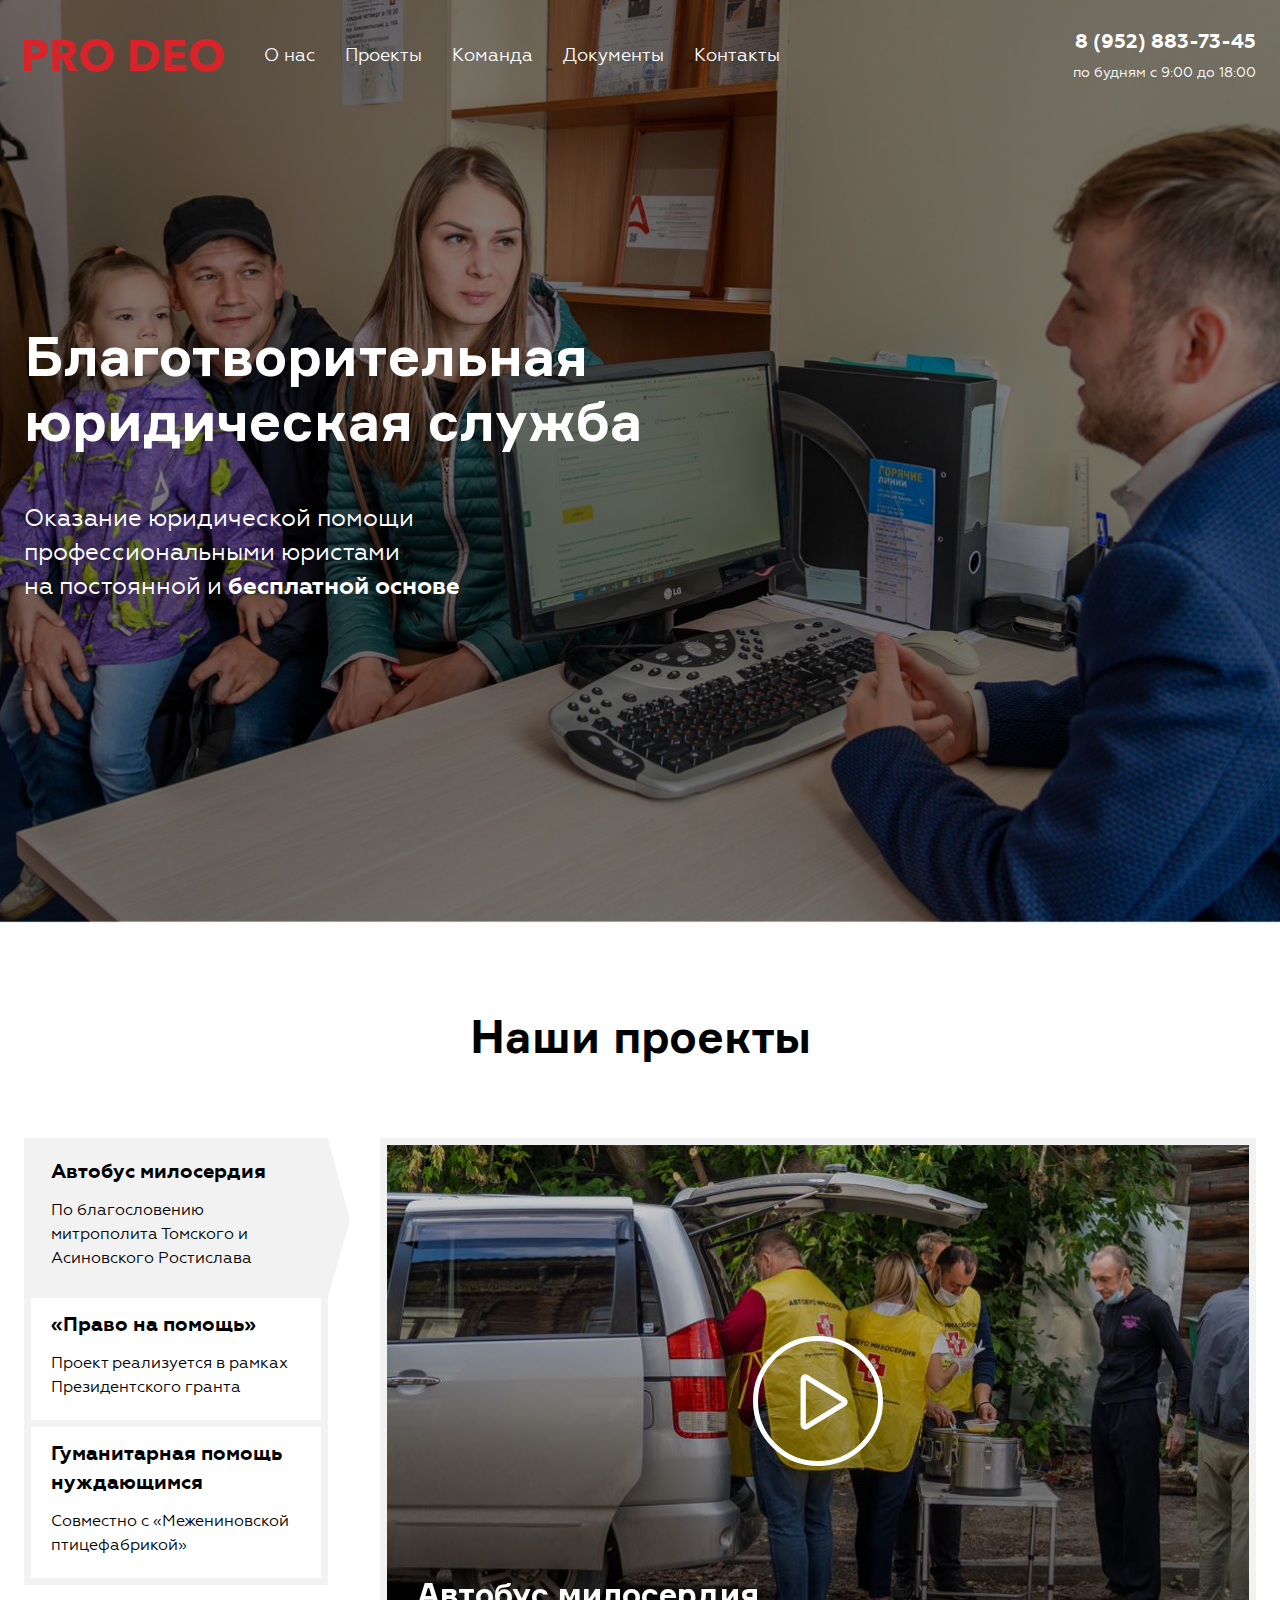
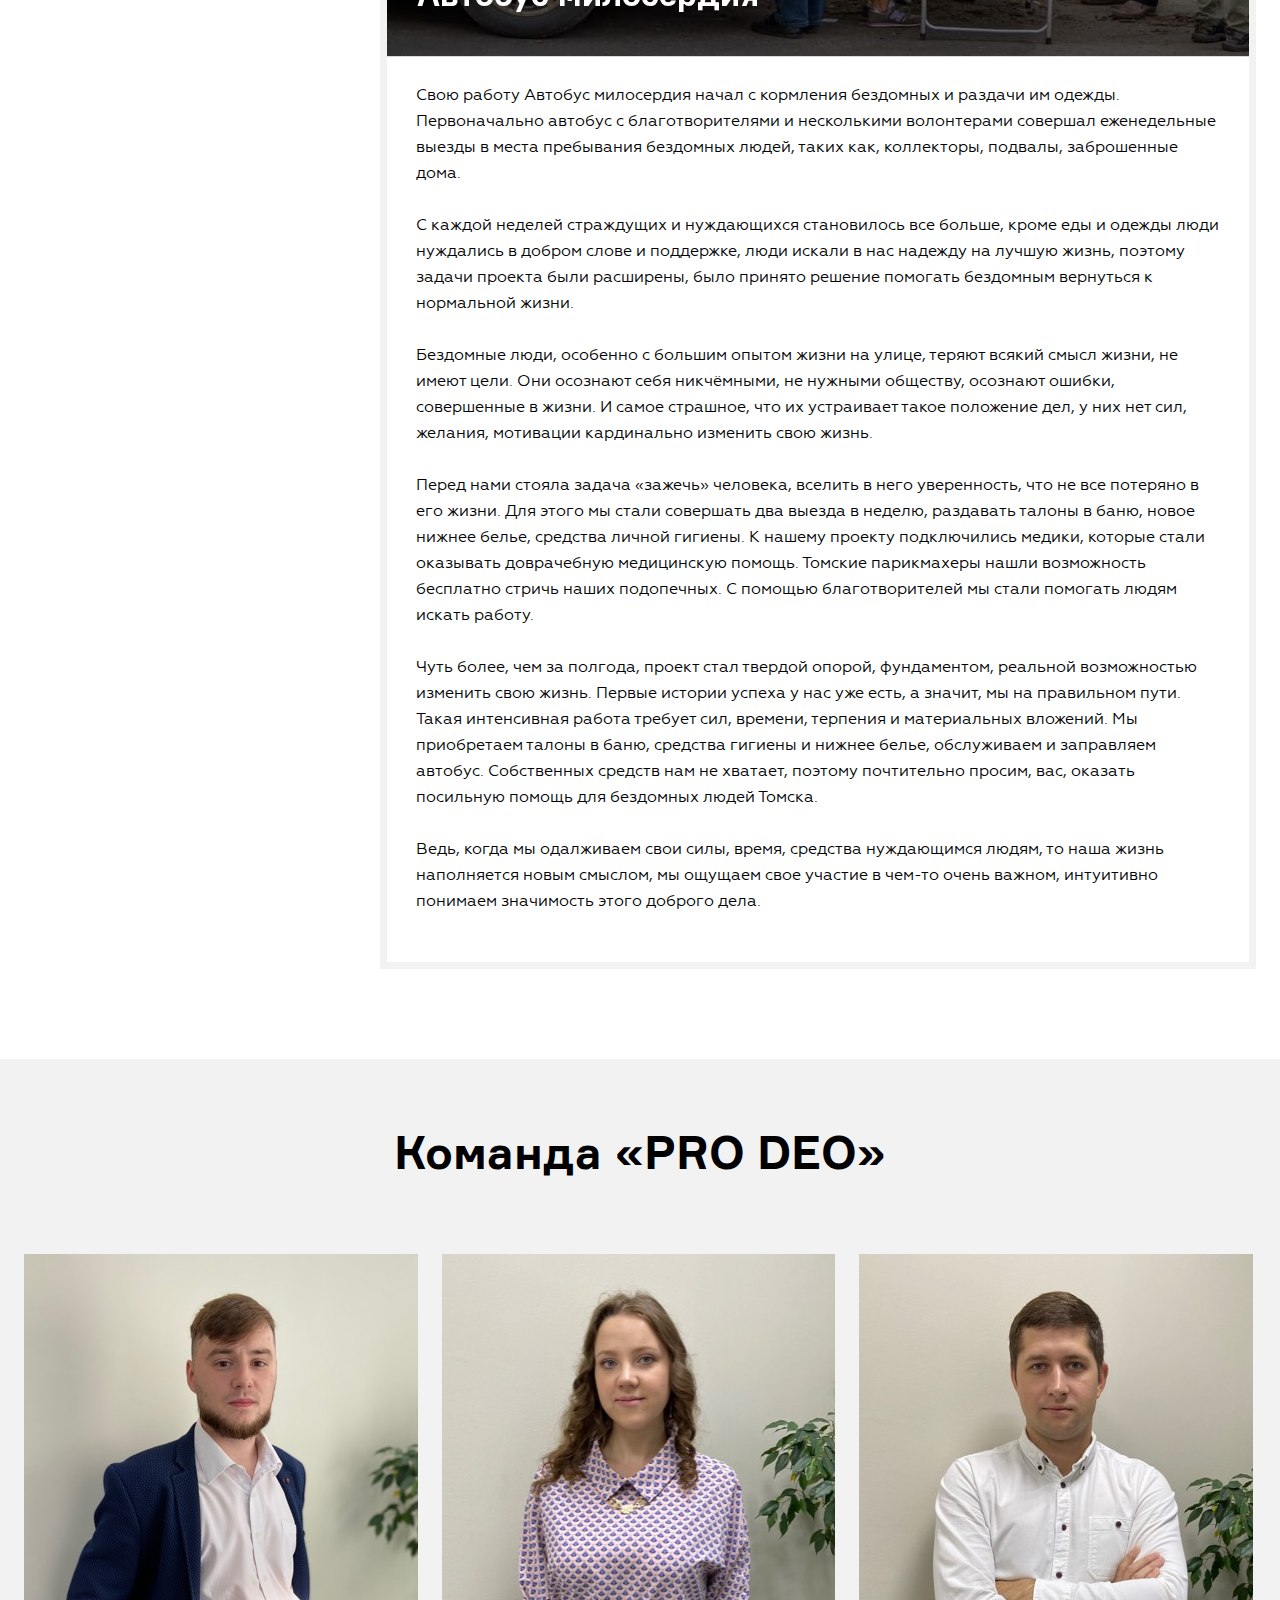
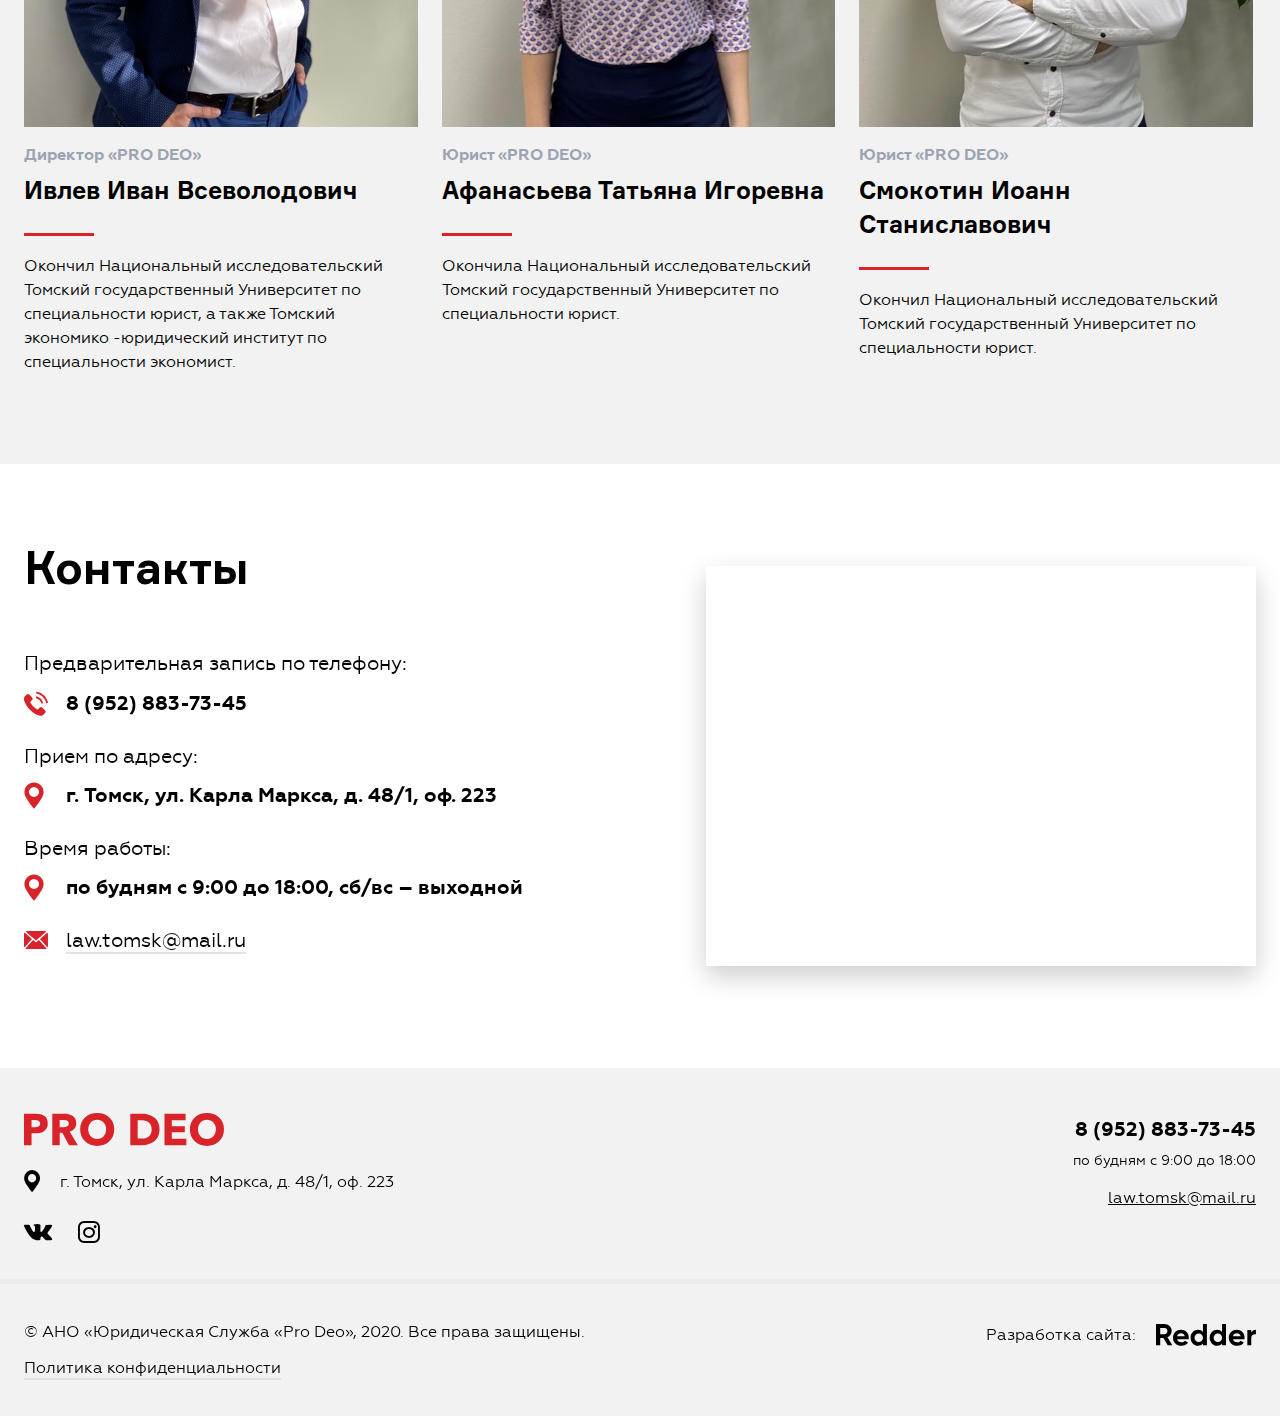
<file: index.html>
<!DOCTYPE html>
<html>
<head>
	<title>Благотворительная юридическая служба «PRO DEO»</title>
	<meta name="keywords" content=''>
	<meta name="description" content='Оказание юридической помощи профессиональными юристами на постоянной и бесплатной основе'>

	<meta name="viewport" content="width=device-width,minimum-scale=1,maximum-scale=1">
	<meta name="format-detection" content="telephone=no">

	<meta http-equiv="Content-Type" content="text/html; charset=utf-8">
	<link rel="stylesheet" href="css/reset.css" type="text/css">
	<link rel="stylesheet" href="css/jquery.fancybox.css" type="text/css">
	<link rel="stylesheet" href="css/KitAnimate.css" type="text/css">
	<link rel="stylesheet" href="css/slick.css" type="text/css">
	<link rel="stylesheet" href="css/layout.css" type="text/css">

	<link rel="apple-touch-icon-precomposed" sizes="57x57" href="favicon/apple-touch-icon-57x57.png" />
	<link rel="apple-touch-icon-precomposed" sizes="114x114" href="favicon/apple-touch-icon-114x114.png" />
	<link rel="apple-touch-icon-precomposed" sizes="72x72" href="favicon/apple-touch-icon-72x72.png" />
	<link rel="apple-touch-icon-precomposed" sizes="144x144" href="favicon/apple-touch-icon-144x144.png" />
	<link rel="apple-touch-icon-precomposed" sizes="60x60" href="favicon/apple-touch-icon-60x60.png" />
	<link rel="apple-touch-icon-precomposed" sizes="120x120" href="favicon/apple-touch-icon-120x120.png" />
	<link rel="apple-touch-icon-precomposed" sizes="76x76" href="favicon/apple-touch-icon-76x76.png" />
	<link rel="apple-touch-icon-precomposed" sizes="152x152" href="favicon/apple-touch-icon-152x152.png" />
	<link rel="icon" type="image/png" href="favicon/favicon-196x196.png" sizes="196x196" />
	<link rel="icon" type="image/png" href="favicon/favicon-32x32.png" sizes="32x32" />
	<link rel="icon" type="image/png" href="favicon/favicon-16x16.png" sizes="16x16" />
	<link rel="icon" type="image/png" href="favicon/favicon-128.png" sizes="128x128" />
	<meta name="application-name" content="Prodeo"/>
	<meta name="msapplication-TileColor" content="#FFFFFF" />
	<meta name="msapplication-TileImage" content="favicon/mstile-144x144.png" />

</head>
<body>
	
	<div class="b b-header">
		<div class="b-block">
			<div class="b-header-top clearfix">
				<a href="/" class="b-logo"></a>
				<ul class="b-header-menu">
					<li><a href="#" class="b-go" data-block=".b-1">О нас</a></li>
					<li><a href="#" class="b-go" data-block=".b-2">Проекты</a></li>
					<li><a href="#" class="b-go" data-block=".b-team">Команда</a></li>
					<li><a href="documents.html">Документы</a></li>
					<li><a href="#" class="b-go" data-block=".b-contacts">Контакты</a></li>
				</ul>
				<div class="b-header-right clearfix">
					<a href="tel:+79528837345" class="b-phone-link">8 (952) 883-73-45</a><br>
					<span>по будням с 9:00 до 18:00</span>
				</div>
			</div>
			<div class="b-header-content">
				<h1>Благотворительная юридическая служба</h1>
				<p>Оказание юридической помощи профессиональными юристами на постоянной и <b>бесплатной основе</b></p>
			</div>
		</div>
	</div>

	<div class="b-content">

		<!-- <div class="b b-1" id="b-1">
			<div class="b-block">
				<div class="b-1-cont b-gray">
					<h2>Информация о компании</h2>
				</div>
			</div>
		</div> -->

		<div class="b b-2" id="b-2">
			<div class="b-block">
				<h2>Наши проекты</h2>
				<div class="b-4-tab-container clearfix">
					<div class="b-4-left sticky">
						<a href="#tab-1" class="b-4-tab-item active">
							<h4><b>Автобус милосердия</b></h4>
							<p>По благословению митрополита Томского и Асиновского Ростислава</p>
						</a>
						<a href="#tab-3" class="b-4-tab-item">
							<h4><b>«Право на помощь»</b></h4>
							<p>Проект реализуется в рамках Президентского гранта</p>
						</a>
						<a href="#tab-2" class="b-4-tab-item">
							<h4><b>Гуманитарная помощь нуждающимся</b></h4>
							<p>Совместно с «Межениновской птицефабрикой»</p>
						</a>
					</div>
					<div class="b-4-right">
						<div class="b-4-right-item" id="tab-1">
							<div class="b-4-right-top">
								<div class="b-4-slide" style="background-image: url('i/bus.jpg');">
									<div class="b-4-video">
										<a href="https://www.youtube.com/watch?v=Q8dlXrdQHr8" class="b-play" data-fancybox>
											<div class="video-circle">
												<div class="video-play"></div>
											</div>
										</a>
									</div>
									<h3>Автобус милосердия</h3>
								</div>
							</div>
							<div class="b-4-right-content">
								<p>Свою работу Автобус милосердия начал с кормления бездомных и раздачи им одежды. Первоначально автобус с благотворителями и несколькими волонтерами совершал еженедельные выезды в места пребывания бездомных людей, таких как, коллекторы, подвалы, заброшенные дома.<br><br>
								С каждой неделей страждущих и нуждающихся становилось все больше, кроме еды и одежды люди нуждались в добром слове и поддержке, люди искали в нас надежду на лучшую жизнь, поэтому задачи проекта были расширены, было принято решение помогать бездомным вернуться к нормальной жизни. <br><br>
								Бездомные люди, особенно с большим опытом жизни на улице, теряют всякий смысл жизни, не имеют цели. Они осознают себя никчёмными, не нужными обществу, осознают ошибки, совершенные в жизни. И самое страшное, что их устраивает такое положение дел, у них нет сил, желания, мотивации кардинально изменить свою жизнь.<br><br>
								Перед нами стояла задача «зажечь» человека, вселить в него уверенность, что не все потеряно в его жизни. Для этого мы стали совершать два выезда в неделю, раздавать талоны в баню, новое нижнее белье, средства личной гигиены. К нашему проекту подключились медики, которые стали оказывать доврачебную медицинскую помощь. Томские парикмахеры нашли возможность бесплатно стричь наших подопечных. С помощью благотворителей мы стали помогать людям искать работу.<br><br>
								Чуть более, чем за полгода, проект стал твердой опорой, фундаментом, реальной возможностью изменить свою жизнь. Первые истории успеха у нас уже есть, а значит, мы на правильном пути. Такая интенсивная работа требует сил, времени, терпения и материальных вложений. Мы приобретаем талоны в баню, средства гигиены и нижнее белье, обслуживаем и заправляем автобус. Собственных средств нам не хватает, поэтому почтительно просим, вас, оказать посильную помощь для бездомных людей Томска.<br><br>
								Ведь, когда мы одалживаем свои силы, время, средства нуждающимся людям, то наша жизнь наполняется новым смыслом, мы ощущаем свое участие в чем-то очень важном, интуитивно понимаем значимость этого доброго дела.</p>
							</div>
						</div>
						<div class="b-4-right-item" style="display: none;" id="tab-2">
							<div class="b-4-right-top">
								<div class="b-4-slide" style="background-image: url('i/mezh.jpg');">
									<h3>Гуманитарная помощь нуждающимся</h3>
								</div>
							</div>
							<div class="b-4-right-content">
								<p>Совместно с компанией «Межениновская птицефабрика» <a href="https://www.instagram.com/mejeninovskaya_pt/" target="_blank" noindex="noindex">@mejeninovskaya_pt</a> оказываем гуманитарную помощь нуждающимся в селах и посёлках Томского района. Для них фабрика подготовила продуктовые наборы, состоящие из муки, масла, молочных продуктов, мяса и макаронных изделий. Мы уже помогли  семьям из сёл Корнилово, и  Межениновка, посёлков Басандайка, Молодежный, Светлый, Рассвет, Заречный, деревни Лязгино.<br><br>
								В такое не простое для нас всех время нужно объединяться для того, чтобы оказать свою помощь людям, оказавшимся  в трудной жизненной ситуации.</p>
							</div>
						</div>
						<div class="b-4-right-item" style="display: none;" id="tab-3">
							<div class="b-4-right-top">
								<div class="b-4-slide" style="background-image: url('i/project-1.jpg');">
									<div class="b-4-video">
										<a href="https://www.youtube.com/watch?v=X0-o6ap-rIc" class="b-play" data-fancybox>
											<div class="video-circle">
												<div class="video-play"></div>
											</div>
										</a>
									</div>
									<h3>«Право на помощь»</h3>
								</div>
							</div>
							<div class="b-4-right-content">
								<h3>«Мало просто накормить. Надо помочь человеку вернуться к нормальной жизни».</h3>
								<p>Проект реализуется в рамках Президентского гранта. Основная идея проекта заключается в оказании систематической безвозмездной юридической помощи социально-уязвимым группам населения.<br><br>
								Проект «Право на помощь» - это комплекс мероприятий, которые помогут социально-уязвимой группе населения справиться с трудностями. Юридическая служба "Pro Deo" проводит выездные юридические консультации, в том числе по вопросам восстановления документов, проводит семинары по вопросам правовой грамотности, по работе с сайтами органов государственной власти. Работа ведется с привлечением волонтеров.</p>
							</div>
						</div>
					</div>
				</div>
			</div>
		</div>

		<div class="b b-team b-gray" id="b-team">
			<div class="b-block">
				<h2>Команда «PRO DEO»</h2>
				<div class="b-team-list">
					<div class="b-team-item">
						<div class="b-img" style="background-image: url('i/review-1.jpg');"></div>
						<div class="b-post">Директор «PRO DEO»</div>
						<h3>Ивлев Иван Всеволодович</h3>
						<div class="b-team-line"></div>
						<p>Окончил Национальный исследовательский Томский государственный Университет по специальности юрист, а также Томский экономико&nbsp;-юридический институт по специальности экономист.</p>
					</div>
					<div class="b-team-item">
						<div class="b-img" style="background-image: url('i/review-2.jpg');"></div>
						<div class="b-post">Юрист «PRO DEO»</div>
						<h3>Афанасьева Татьяна Игоревна</h3>
						<div class="b-team-line"></div>
						<p>Окончила Национальный исследовательский Томский государственный Университет по специальности юрист.</p>
					</div>
					<div class="b-team-item">
						<div class="b-img" style="background-image: url('i/review-3.jpg');"></div>
						<div class="b-post">Юрист «PRO DEO»</div>
						<h3>Смокотин Иоанн Станиславович</h3>
						<div class="b-team-line"></div>
						<p>Окончил Национальный исследовательский Томский государственный Университет по специальности юрист.</p>
					</div>
				</div>
			</div>
		</div>

		<div class="b b-contacts clearfix" id="b-contacts">
			<div class="b-block">
				<div class="b b-contacts-left">
					<h2>Контакты</h2>
					<div class="b-contacts-item">
						<p>Предварительная запись по телефону:</p>
						<a href="tel:+79528837345" class="with-icon"><span class="icon icon-phone"></span><b>8 (952) 883-73-45</b></a>
					</div>
					<div class="b-contacts-item">
						<p>Прием по адресу:</p>
						<div class="b-contacts-address with-icon"><span class="icon icon-tip"></span><b>г.&nbsp;Томск, ул.&nbsp;Карла&nbsp;Маркса, д.&nbsp;48/1, оф.&nbsp;223</b></div>
					</div>
					<div class="b-contacts-item">
						<p>Время работы:</p>
						<div class="b-contacts-address with-icon"><span class="icon icon-tip"></span><b>по будням с&nbsp;9:00&nbsp;до&nbsp;18:00, сб/вс&nbsp;–&nbsp;выходной</b></div>
					</div>
					<div class="b-contacts-item">
						<div class="b-contacts-email with-icon"><span class="icon icon-mail"></span><a href="mailto:law.tomsk@mail.ru" class="with-border">law.tomsk@mail.ru</a></div>
					</div>
				</div>
				<div class="b b-contacts-right">
					<div id="b-contacts-map"></div>
				</div>
			</div>
		</div>
	</div>

	<div class="b-footer b-gray">
		<div class="b-footer-top clearfix">
			<div class="b-block">
				<div class="b-footer-top-left">
					<a href="/" class="b-logo"></a>
					<div class="b-footer-top-address"><span class="icon-tip"></span>г. Томск, ул. Карла Маркса, д. 48/1, оф. 223</div>
					<ul class="b-social">
						<li>
							<a href="https://vk.com/anoprodeo/" target="_blank" class="icon-vk">Вконтакте</a>
						</li>
						<li>
							<a href="https://www.instagram.com/ur.sluzhba.tomsk/" target="_blank" class="icon-insta">Instagram</a>
						</li>
					</ul>
				</div>
				<div class="b-footer-top-right">
					<div class="b-header-right clearfix">
						<a href="tel:+79528837345" class="b-phone-link">8 (952) 883-73-45</a><br>
						<span>по будням с 9:00 до 18:00</span>
					</div>
					<a href="mailto:law.tomsk@mail.ru" class="email">law.tomsk@mail.ru</a>
				</div>
			</div>
		</div>
		<div class="b-footer-bottom clearfix">
			<div class="b-block">
				<div class="b-footer-bottom-left">
					<div class="b-copyright">© АНО «Юридическая&nbsp;Служба «Pro&nbsp;Deo», 2020. Все&nbsp;права&nbsp;защищены.</div>
					<a href="/policy.pdf" class="with-border">Политика конфиденциальности</a>
				</div>
				<div class="b-redder">
					<span>Разработка сайта:</span>
					<a href="//redder.pro/" class="b-redder-logo" target="_blank"></a>
				</div>
			</div>
		</div>
		</div>
	</div>
	
	<div style="display:none;">
		<a href="#b-popup-error" class="b-error-link fancy" style="display:none;"></a>
		<div class="b-popup" id="b-popup-1">
			<h3>Оставьте заявку</h3>
			<h4>и наши специалисты<br>свяжутся с Вами в ближайшее время</h4>
			<form action="kitsend.php" data-goal="CALLBACK" method="POST" id="b-form-1">
				<div class="b-popup-form">
					<label for="name">Введите Ваше имя</label>
					<input type="text" id="name" name="name" required/>
					<label for="tel">Введите Ваш номер телефона</label>
					<input type="text" id="tel" name="phone" required/>
					<label for="tel">Введите Ваш E-mail</label>
					<input type="text" id="tel" name="email" required/>
					<input type="hidden" name="subject" value="Заказ"/>
					<input type="submit" style="display:none;">
					<a href="#" class="b-btn b-blue-btn ajax">Заказать</a>
					<a href="#b-popup-success" class="b-thanks-link fancy" style="display:none;"></a>
				</div>
			</form>
		</div>
		<div class="b-thanks b-popup" id="b-popup-success">
			<h3>Спасибо!</h3>
			<h4>Ваша заявка успешно отправлена.<br/>Наш менеджер свяжется с Вами в течение часа.</h4>
			<input type="submit" class="b-orange-butt" onclick="$.fancybox.close(); return false;" value="Закрыть">
		</div>
		<div class="b-thanks b-popup" id="b-popup-error">
			<h3>Ошибка отправки!</h3>
			<h4>Приносим свои извинения. Пожалуйста, попробуйте отправить Вашу заявку позже.</h4>
			<input type="submit" class="b-orange-butt" onclick="$.fancybox.close(); return false;" value="Закрыть">
		</div>
	</div>
	<script type="text/javascript" src="js/jquery-3.2.1.min.js"></script>
	<script type="text/javascript" src="js/jquery.fancybox.min.js"></script>
	<script type="text/javascript" src="https://api-maps.yandex.ru/2.1/?apikey=dcf82496-06b7-476e-b6f8-0078e5d46b67&amp;load=package.standard&amp;lang=ru-RU&amp;onload=yandexMapInit"></script>
	<script type="text/javascript" src="js/jquery.touch.min.js"></script>
	<script type="text/javascript" src="js/jquery.maskedinput.min.js"></script>
	<script type="text/javascript" src="js/jquery.validate.min.js"></script>
	<script type="text/javascript" src="js/KitAnimate.js"></script>
	<script type="text/javascript" src="js/mask.js"></script>
	<script type="text/javascript" src="js/slick.min.js"></script>
	<script type="text/javascript" src="js/stickyfill.js"></script>
	<script type="text/javascript" src="js/KitSend.js"></script>
	<script type="text/javascript" src="js/main.js"></script>
</body>
</html>
</file>
<file: css/layout.css>
@charset "utf-8";

@font-face {
    font-family: 'Geometria-Bold';
    src: url('../fonts/Geometria-Bold.eot');
    src: url('../fonts/Geometria-Bold.eot?#iefix') format('embedded-opentype'),
         url('../fonts/Geometria-Bold.woff2') format('woff2'),
         url('../fonts/Geometria-Bold.woff') format('woff'),
         url('../fonts/Geometria-Bold.ttf') format('truetype'),
         url('../fonts/Geometria-Bold.svg#Geometria-Bold') format('svg');
    font-weight: normal;
    font-style: normal;
    font-display: swap;
}

@font-face {
    font-family: 'Geometria-Medium';
    src: url('../fonts/Geometria-Medium.eot');
    src: url('../fonts/Geometria-Medium.eot?#iefix') format('embedded-opentype'),
         url('../fonts/Geometria-Medium.woff2') format('woff2'),
         url('../fonts/Geometria-Medium.woff') format('woff'),
         url('../fonts/Geometria-Medium.ttf') format('truetype'),
         url('../fonts/Geometria-Medium.svg#Geometria-Medium') format('svg');
    font-weight: normal;
    font-style: normal;
    font-display: swap;
}

@font-face {
    font-family: 'Geometria-Regular';
    src: url('../fonts/Geometria-Regular.eot');
    src: url('../fonts/Geometria-Regular.eot?#iefix') format('embedded-opentype'),
         url('../fonts/Geometria-Regular.woff2') format('woff2'),
         url('../fonts/Geometria-Regular.woff') format('woff'),
         url('../fonts/Geometria-Regular.ttf') format('truetype'),
         url('../fonts/Geometria-Regular.svg#Geometria-Regular') format('svg');
    font-weight: normal;
    font-style: normal;
    font-display: swap;
}

@font-face {
    font-family: 'Formular-Bold';
    src: url('../fonts/Formular-Bold.eot');
    src: url('../fonts/Formular-Bold.eot?#iefix') format('embedded-opentype'),
        url('../fonts/Formular-Bold.woff2') format('woff2'),
        url('../fonts/Formular-Bold.woff') format('woff'),
        url('../fonts/Formular-Bold.ttf') format('truetype'),
        url('../fonts/Formular-Bold.svg#Formular-Bold') format('svg');
    font-weight: bold;
    font-style: normal;
}

@font-face {
    font-family: 'Formular-Medium';
    src: url('../fonts/Formular-Medium.eot');
    src: url('../fonts/Formular-Medium.eot?#iefix') format('embedded-opentype'),
        url('../fonts/Formular-Medium.woff2') format('woff2'),
        url('../fonts/Formular-Medium.woff') format('woff'),
        url('../fonts/Formular-Medium.ttf') format('truetype'),
        url('../fonts/Formular-Medium.svg#Formular-Medium') format('svg');
    font-weight: 500;
    font-style: normal;
}

@font-face {
    font-family: 'Formular-Regular';
    src: url('../fonts/Formular-Regular.eot');
    src: url('../fonts/Formular-Regular.eot?#iefix') format('embedded-opentype'),
        url('../fonts/Formular-Regular.woff2') format('woff2'),
        url('../fonts/Formular-Regular.woff') format('woff'),
        url('../fonts/Formular-Regular.ttf') format('truetype'),
        url('../fonts/Formular-Regular.svg#Formular-Regular') format('svg');
    font-weight: normal;
    font-style: normal;
}

@font-face {
  font-family: 'icomoon';
  src:  url('../fonts/icomoon.eot?l30eqh');
  src:  url('../fonts/icomoon.eot?l30eqh#iefix') format('embedded-opentype'),
    url('../fonts/icomoon.ttf?l30eqh') format('truetype'),
    url('../fonts/icomoon.woff?l30eqh') format('woff'),
    url('../fonts/icomoon.svg?l30eqh#icomoon') format('svg');
  font-weight: normal;
  font-style: normal;
  font-display: block;
}


html,
body {
	position: relative;
}
body {
	min-width: 1200px;
	font-family: 'Geometria-Regular';
	font-size: 16px;
	line-height: 24px;
	overflow-x: hidden;
	-webkit-text-size-adjust: none;
	color: #000;
}
a{
	text-decoration: none;
	color: #000;
}
label.error{
	display: none !important;
}
input.error,textarea.error{
	border: 1px solid #F00 !important;
	box-shadow: 0 0px 0px 1px #F00;
}
.fancybox-inner{
	overflow: visible !important;
}
.bold, b{
	font-family: 'Geometria-Bold';
}
.underline{
	text-decoration: underline;
}
.white{
	color: #FFF;
}
.b{
	position: relative;
}
.b-block{
	position: relative;
	width: 1278px;
	margin: 0px auto;
}

input::-webkit-input-placeholder {
	color: #777;
}
input:-moz-placeholder {
	color: #777;
}
[class^="icon-"]:before, 
[class*=" icon-"]:before  {
	font-family: 'icomoon' !important;
	speak: none;
	font-style: normal;
	font-weight: normal;
	font-variant: normal;
	text-transform: none;
	line-height: 1;

	-webkit-font-smoothing: antialiased;
	-moz-osx-font-smoothing: grayscale;
}
.b-btn{

}

h2{
	font-size: 45px;
	line-height: 55px;
	font-family: 'Formular-Bold';
	text-align: center;
	margin-bottom: 70px;
}
h3{
	font-family: 'Formular-Bold';
}

.b-gray{
	background-color: #F2F2F2;
}

[class^="icon-"], [class*=" icon-"] {
  /* use !important to prevent issues with browser extensions that change fonts */
  font-family: 'icomoon' !important;
  speak: never;
  font-style: normal;
  font-weight: normal;
  font-variant: normal;
  text-transform: none;
  line-height: 1;

  /* Better Font Rendering =========== */
  -webkit-font-smoothing: antialiased;
  -moz-osx-font-smoothing: grayscale;
}

.icon-arrow-left:before {
  content: "\e900";
  color: #fff;
}
.icon-arrow-right:before {
  content: "\e901";
  color: #fff;
}
.icon-insta:before {
  content: "\e902";
  font-size: 22px;
}
.icon-tip:before {
  content: "\e903";
  color: #d8232a;
  font-size: 26px;
}
.icon-vk:before {
  content: "\e904";
  font-size: 17px;
}
.icon-mail:before {
  content: "\e905";
  color: #D8232A;
  font-size: 18px;
}
.icon-phone:before {
  content: "\e906";
  color: #D8232A;
  font-size: 24px;
}

.with-border{
	border-bottom: 2px solid #E2E2E2;
}
.with-border:hover{
	border-bottom: 2px solid transparent;
}

.b-text ul{
    list-style: none;
}
	.b-text ul li{
		position: relative;
		padding-left: 22px;
		line-height: 26px;
		margin-bottom: 12px;
	}
	.b-text ul li:last-child{
		margin-bottom: 0;
	}
	.b-text ul li:before {
		content: " ";
	    position: absolute;
	    top: 11px;
	    left: 0;
	    width: 10px;
		height: 2px;
		background-color: #D8232A;
	}

/* ===== Прижать футер ===== */

html{
    height: 100%;
}
body{
    display: -webkit-box;
    display: -ms-flexbox;
    display: flex;
    -webkit-box-orient: vertical;
    -webkit-box-direction: normal;
        -ms-flex-direction: column;
            flex-direction: column;
    height: 100%;
}
.b-header{
   -webkit-box-flex: 0;
       -ms-flex: 0 0 auto;
           flex: 0 0 auto;
}
.b-content{
   -webkit-box-flex: 1;
       -ms-flex: 1 0 auto;
           flex: 1 0 auto;
}
.b-footer{
   -webkit-box-flex: 0;
       -ms-flex: 0 0 auto;
           flex: 0 0 auto;
}

/* ===== */

.b-header{
	background-position: 50% 50%;
    background-image: url(../i/header-back.jpg);
    background-repeat: no-repeat;
    background-size: cover;
}
	.b-header-top{
		padding-top: 25px;
		margin-bottom: 244px;
	}
		.b-logo {
		    width: 200px;
		    height: 33px;
		    display: inline-block;
		    vertical-align: middle;
		    background-image: url(../i/logo.svg);
		    background-size: contain;
		    background-position: center;
		    background-repeat: no-repeat;
		    margin-top: 14px;
		    margin-right: 94px;
		}
		.b-header-menu{
			margin-top: 18px;
			display: inline-block;
			vertical-align: top;
			color: #FFF;
		}
			.b-header-menu li{
				position: relative;
				display: inline-block;
				margin-right: 64px;
			}
			.b-header-menu li:last-child{
				margin-right: 0;
			}
				.b-header-menu li a{
					display: inline-block;
				    color: #FFF;
				    font-size: 18px;
				    line-height: 24px;
				}
				@media screen and (min-width: 768px){
					.b-header-menu > li > a:after{
						content: "";
						display: block;
						width: 100%;
						border-bottom: 1px solid #FFF;
						opacity: 0;
						visibility: hidden;
						-webkit-transform: translateY(8px);
						   -moz-transform: translateY(8px);
						    -ms-transform: translateY(8px);
						   	 -o-transform: translateY(8px);
								transform: translateY(8px);
						-webkit-transition: opacity 150ms ease-out, visibility 150ms ease-out, transform 150ms ease-out;
					       -moz-transition: opacity 150ms ease-out, visibility 150ms ease-out, transform 150ms ease-out;
					        -ms-transition: opacity 150ms ease-out, visibility 150ms ease-out, transform 150ms ease-out;
					       	 -o-transition: opacity 150ms ease-out, visibility 150ms ease-out, transform 150ms ease-out;
					    		transition: opacity 150ms ease-out, visibility 150ms ease-out, transform 150ms ease-out;
					}
					.b-header-menu > li > a:hover:after{
						opacity: 1;
						visibility: visible;
					    -webkit-transform: translateY(0);
						   -moz-transform: translateY(0);
						    -ms-transform: translateY(0);
						   	 -o-transform: translateY(0);
								transform: translateY(0);
					}
				}
		.b-header-right{
			float: right;
			text-align: right;
		}
			.b-header-right .b-phone-link{
				display: inline-block;
				color: #FFF;
				font-size: 24px;
				line-height: 32px;
				margin-bottom: 4px;
				font-family: 'Geometria-Bold';
			}
			.b-header-right span{
				color: #FFF;
			}
	.b-header-content{
		color: #FFF;
		padding-bottom: 320px;
	}
		.b-header-content h1{
			font-size: 55px;
			line-height: 65px;
			font-family: 'Formular-Bold';
			margin-bottom: 43px;
			max-width: 628px;
		}
		.b-header-content p{
			font-size: 24px;
			line-height: 34px;
			max-width: 500px;
		}

.b-header.b-header-inner{
	background-image: none;
}
	.b-header.b-header-inner .b-header-top{
		margin-bottom: 80px;
	}
	.b-header-inner .b-header-menu li a,
	.b-header-inner .b-header-right .b-phone-link,
	.b-header-inner .b-header-right span{
		color: #000;
	}
	.b-header-inner .b-header-menu > li > a:after{
		border-bottom: 1px solid #000;
	}

.b-content h1{
	font-size: 45px;
	line-height: 55px;
	font-family: 'Formular-Bold';
	text-align: center;
	margin-bottom: 70px;
}

.b-1{
	padding-top: 88px;
}
	.b-1-top{
		margin: 0 auto 66px auto;
		line-height: 26px;
		max-width: 883px;
	}
	.b-1-years{
		position: relative;
	}
		.b-1-years:before {
		    position: absolute;
		    content: "s";
		    font-size: 0px;
		    width: 5px;
		    height: 73%;
		    left: 90px;
		    top: 70px;
		    background-color: #EBEBEB;
		}
		.b-1-years-item{
			position: relative;
			margin-bottom: 40px;
		}
		.b-1-years-item:last-child{
			margin-bottom: 0;
		}
			.b-1-years-item .year{
				position: absolute;
				top: calc(50% - 60px);
				width: 188px;
				text-align: center;
				padding: 32px 0;
				background-color: #FFF;
				font-size: 45px;
				line-height: 55px;
				font-family: 'Geometria-Bold';
			}
			.b-1-years-item .content{
				position: relative;
				margin-left: 188px;
				background-color: #F2F2F2;
   				padding: 26px 32px 24px;
				border-radius: 3px;
			}
			.b-1-years-item .content:before {
			    position: absolute;
			    content: "s";
			    font-size: 0px;
			    width: 0px;
			    height: 0px;
			    left: -26px;
			    top: calc(50% - 14px);
			    border: 14px solid transparent;
			    border-right: 14px solid #F2F2F2;
			}
	.b-1-bottom{
		font-size: 28px;
		line-height: 40px;
		max-width: 1050px;
		text-align: center;
		margin: 120px auto 68px auto;
	}

.b-2{
	padding-top: 90px;
	margin-bottom: 90px;
}
	.b-2 h2{

	}
	.b-4-tab-container{

	}
		.b-4-left{
			width: 325px;
			display: inline-block;
			vertical-align: top;
			float: left;
		}
		.sticky{
			position: -webkit-sticky;
			position: sticky;
			top: 32px;
		}
			.b-4-tab-item{
				padding: 12px 20px 21px;
				border: 7px solid #F2F2F2;
				background-color: #fff;
				display: block;
				width: calc(100% - 21px);
				position: relative;
				margin-top: -7px;
			}
			.b-4-tab-item:not(.active):hover{
				background-color: #F2F2F2;
			}
			.b-4-tab-item.active{
				background-color: #F2F2F2; 
				border-right: 0;
			}
			.b-4-tab-item:first-child{
				margin-top: 0;
			}
			.b-4-tab-item.active:after{
				content: '';
				position: absolute;
				right: -24px;
				top: 50%;
				-webkit-transform: translateY(-50%);
				-ms-transform: translateY(-50%);
				-o-transform: translateY(-50%);
				transform: translateY(-50%);
				height: calc(100% + 14px);
				width: 32px;
				background-image: url('../i/triangle.svg');
				background-repeat: no-repeat;
				background-position: center;
				background-size: contain;
			}
				.b-4-tab-item h4{
					font-size: 20px;
					line-height: 28px;
					margin-bottom: 12px;
				}
				.b-4-tab-item p{

				}
					.b-4-tab-item span{
						display: inline-block;
					}
		.b-4-right{
			width: calc(100% - 356px);
			margin-left: 27px;
			display: inline-block;
			vertical-align: top;
			float: right;
		}
			.b-4-right-item{
				background-color: #fff;
				padding-bottom: 23px;
				border: 7px solid #F2F2F2;
			}
			
				.b-4-right-img{
					height: 474px;
					width: 100%;
					display: block;
					position: relative;
					background-size: cover;
					background-repeat: no-repeat;
					background-position: center;
				}
					.b-4-img-description{
						position: absolute;
						width: calc(100% - 86px);
						left: 43px;
						bottom: 32px;
						color: #fff;
						font-size: 32px;
						line-height: 40px;
						font-family: 'Geometria-Bold';
					}
					.b-4-img-description-mobile{
						display: none;
					}
				.b-4-right-text{
					width: calc(100% - 104px);
					margin: 92px auto 70px auto;
					font-size: 20px;
					line-height: 30px;
					position: relative;
				}
				.b-4-right-text:before,
				.b-4-right-text:after{
					content: '';
					display: block;
					position: absolute;
					width: 30px;
					height: 28px;
					background-size: contain;
					background-repeat: no-repeat;
					background-position: center;
				}
				.b-4-right-text:before{
					background-image: url('../i/left-quote.svg');
					left: -32px;
					top: -39px;
				}
				.b-4-right-text:after{
					background-image: url('../i/right-quote.svg');
					right: -32px;
					bottom: -39px;
				}
				.b-4-right-bottom{
					width: calc(100% - 104px);
					margin: 0 auto;
					display: flex;
					flex-wrap: wrap;
					justify-content: space-between;
					align-items: center;
				}
					.b-4-right-bottom-item{
						width: 100%;
						/*max-width: 49%;*/
					}
						.b-4-right-name{
							font-size: 20px;
							line-height: 32px;
							font-family: 'Geometria-Bold';
						}
						.b-4-right-position{
							font-size: 18px;
							line-height: 26px;
							opacity: 0.5;
						}
						.b-4-right-signature{
							width: 158px;
							max-width: calc(100%/2 - 25px);
							height: 108px;
							margin-right: 45px;
							display: inline-block;
							vertical-align: middle;
							background-size: contain;
							background-repeat: no-repeat;
							background-position: center;
							display: none;
						}
						.b-4-right-press{
							width: 150px;
							max-width: calc(100%/2 - 25px);
							height: 150px;
							display: inline-block;
							vertical-align: middle;
							background-size: contain;
							background-repeat: no-repeat;
							background-position: center;
							display: none;
						}
			.b-4-right-top{
				height: 512px;
			    width: 100%;
			    display: block;
			    position: relative;
			    background-size: cover;
			    background-repeat: no-repeat;
			    background-position: center;
			}
				.b-4-right-content{
					padding: 25px 29px;
				}
					.b-4-right-content a{
						text-decoration: underline;
					}
						.b-4-right-content a:hover{
							text-decoration: none;
						}
					.b-4-slide{
						position: relative;
						width: 100%;
						height: 100%;
						background-size: cover;
					    background-repeat: no-repeat;
					    background-position: center;
					}
						.b-play{
							display: block;
							border-radius: 100%;
							position: absolute;
							top: calc(50% - 65px);
						    left: calc(50% - 65px);
						    width: 130px;
						    height: 130px;
							cursor: pointer;
							-webkit-transition: background-color 100ms ease-out;
							-moz-transition: background-color 100ms ease-out;
							-ms-transition: background-color 100ms ease-out;
							-o-transition: background-color 100ms ease-out;
							transition: background-color 100ms ease-out;
						}
						.b-play:hover{
							background-color: rgba(255,255,255,0.2);
						}
							.video-circle{
								margin: 0 auto;
								width: 100%;
								height: 100%;
								padding: 5px;
								border-radius: 50%;
								border: 5px solid #FFF;
								-webkit-transition: -webkit-transform 100ms ease-out;
								-moz-transition: transform 100ms ease-out;
								-ms-transition: -ms-transform 100ms ease-out;
								-o-transition: -o-transform 100ms ease-out;
								transition: transform 100ms ease-out;
							}
							.video-play{
								display: block;
							    width: 56px;
							    height: 56px;
							    background-position: 50% 50%;
							    background-repeat: no-repeat;
							    background-image: url(../i/play-triangle.svg);
							    background-size: contain;
							    margin: 28px 0 0 33px;
							}
						.b-4-slide h3{
							position: absolute;
							width: calc(100% - 40px);
							left: 30px;
							bottom: 40px;
							font-size: 32px;
							line-height: 40px;
							color: #FFF;
						}
					.b-4-right-content h3{
						font-size: 24px;
						line-height: 32px;
						margin-bottom: 25px;
					}
					.b-4-right-content p{
						line-height: 26px;
					}

.b-team{
	padding: 70px 0 90px;
}
	.b-team-list{

	}
		.b-team-item{
			display: inline-block;
			vertical-align: top;
			width: calc(100%/3 - 17px);
			margin-right: 20px;
		}
		.b-team-item:last-child{
			margin-right: 0;
		}
			.b-team-item .b-img{
				width: 100%;
				height: 473px;
				background-size: cover;
			    background-repeat: no-repeat;
			    background-position: center;
				margin-bottom: 16px;
			}
			.b-team-item .b-post{
				font-family: 'Geometria-Bold';
				color: #9CA4B2;
				margin-bottom: 8px;
			}
			.b-team-item h3{
				font-size: 24px;
    			line-height: 34px;
				margin-bottom: 24px;
			}
			.b-team-line{
				width: 70px;
				height: 3px;
				background-color: #D8232A;
				margin-bottom: 18px;
			}
			.b-team-item p{

			}

.b-contacts{
	padding-top: 80px;
	margin-bottom: 90px;
}
	.b-contacts-left{
		width: 587px;
		float: left;
	}
		.b-contacts-left h2{
			text-align: left;
			margin-bottom: 50px;
		}
		.b-contacts-item{
			margin-bottom: 24px;
		}
			.b-contacts-left p{
				font-size: 24px;
				line-height: 34px;
				margin-bottom: 12px;
			}
			.b-contacts-left .with-icon{
				position: relative;
				padding-left: 42px;
			}
				.b-contacts-left .icon{
					position: absolute;
					top: 3px;
					left: 0;
				}
			.b-contacts-left b,
			.b-contacts-left a{
				font-size: 24px;
				line-height: 34px;
			}
			.b-contacts-email .icon{
				top: 8px;
			}
	.b-contacts-right{
		width: calc(100% - 648px);
		float: right;
	}
		#b-contacts-map{
			width: 100%;
			height: 448px;
			box-shadow: 0px 10px 25px rgba(0, 0, 0, 0.2);
			margin-top: 22px;
		}

.b-footer{

}
	.b-footer-top{
		padding: 45px 0 30px;
		border-bottom: 5px solid #EBEBEB;
	}
		.b-footer-top-left{
			float: left;
		}
			.b-footer-top-left .b-logo{
				margin-top: 0;
				margin-bottom: 24px;
			}
			.b-footer-top-address{
				position: relative;
				margin-bottom: 26px;
				padding-left: 36px;
			}
				.b-footer-top-address .icon-tip{
					position: absolute;
					top: 0;
					left: 0;
				}
				.b-footer-top-address .icon-tip:before{
					color: #000;
					font-size: 22px;
					margin-right: 10px;
				}
			.b-social li{
                width: 30px;
                display: inline-block;
                vertical-align: middle;
                margin-right: 20px;
            }
            .b-social li:last-child{
                margin-right: 0;
            }
                .b-social a{
                    font-size: 0 !important;
                    width: 100%;
                    display: inline-block;
                    text-decoration: none !important;
                }
                .b-social a:before{
                    -webkit-transition: color 100ms ease-out;
                    -moz-transition: color 100ms ease-out;
                    -ms-transition: color 100ms ease-out;
                    -o-transition: color 100ms ease-out;
                    transition: color 100ms ease-out;
                }
		.b-footer-top-right{
			float: right;
			text-align: right;
		}
			.b-footer-top-right .b-header-right{
				float: none;
				margin-bottom: 14px;
			}
				.b-footer-top-right .b-header-right .b-phone-link{
					color: #000;
				}
				.b-footer-top-right .b-header-right span{
					color: #000;
				}
			.b-footer-top-right .email{
				text-decoration: underline;
			}
			.b-footer-top-right .email:hover{
				text-decoration: none;
			}
			.b-footer-top-right .docs{
				display: inline-block;
				margin-top: 12px;
				line-height: 20px;
			}
	.b-footer-bottom{
		padding: 36px 0;
	}
		.b-footer-bottom-left{
            display: inline-block;
            vertical-align: top;
        }
            .b-copyright{
                display: inline-block;
                margin-right: 70px;
            }
            .b-footer-bottom-left a{
                display: inline-block;
                line-height: 20px;
            }
        .b-redder{
            float: right;
        }
            .b-redder span{
                display: inline-block;
                vertical-align: middle;
                margin-right: 16px;
            }
            .b-redder a{
                display: inline-block;
                vertical-align: middle;
                width: 100px;
                height: 22px;
                background-image: url(../i/redder.svg);
                background-position: 50% 50%;
                background-repeat: no-repeat;
                background-size: contain;
            }
			
/* ===== Slick ===== */

.b-4-right .slick-slider .slick-track,
.b-4-right .slick-slider .slick-list{
	height: 100%;
}

.b-4-right .slick-arrow.icon-arrow-left,
.b-4-right .slick-arrow.icon-arrow-right{
	position: absolute;
	top: 220px;
	height: 44px;
	width: 24px;
	padding: 10px;
	box-sizing: content-box;
	z-index: 2;
	cursor: pointer;
	opacity: 0.6;
	-webkit-transition: opacity 150ms ease-out;
       -moz-transition: opacity 150ms ease-out;
        -ms-transition: opacity 150ms ease-out;
       	 -o-transition: opacity 150ms ease-out;
    		transition: opacity 150ms ease-out;
}
.b-4-right .slick-arrow.icon-arrow-left:hover,
.b-4-right .slick-arrow.icon-arrow-right:hover{
	opacity: 1;
}
.b-4-right .slick-arrow.icon-arrow-left:before,
.b-4-right .slick-arrow.icon-arrow-right:before{
	font-size: 44px;
}
.b-4-right .slick-arrow.icon-arrow-left{
	left: 6px;
}
.b-4-right .slick-arrow.icon-arrow-right{
	right: 6px;
}

/* ===== Документы ===== */

.b-documents{

}
	.b-document-list{
		margin-bottom: 34px;
	}
		.b-document-item{
			display: inline-block;
			vertical-align: top;
			width: calc(100%/3 - 20px);
			margin-right: 20px;
			margin-bottom: 46px;
		}
		.b-document-item:nth-child(3n){
			margin-right: 0;
		}
			.b-document-item .b-img{
				display: inline-block;
				vertical-align: middle;
				width: 84px;
				height: 102px;
				margin-right: 20px;
	            background-position: 50% 50%;
	            background-repeat: no-repeat;
	            background-size: contain;
			}
			.b-document-item .b-img.doc{
				background-image: url(../i/doc.svg);
			}
			.b-document-item .b-img.pdf{
				background-image: url(../i/pdf.svg);
			}
			.b-document-item a{
				display: inline-block;
				vertical-align: middle;
				width: calc(100% - 110px);
			}
			.b-document-item a:hover{
				text-decoration: underline;
			}

.b-documents-text{
	max-width: 730px;
	margin: 0 auto 100px auto;
}

/* ===== tablet ===== */

@media screen and (max-width: 1320px){

	body{
		min-width: 750px;
	}
	.b-block{
		width: calc(100% - 48px);
	}

	.b-logo {
	    margin-right: 36px;
	}
		.b-header-menu li {
		    margin-right: 26px;
		}

	.b-contacts-left{
		width: calc(100% - 600px);
	}
		
	.b-contacts-right{
		width: 550px;
	}
		#b-contacts-map{
			height: 400px;
		}
	.b-contacts-left p,
	.b-contacts-left b,
	.b-contacts-left a{
	    font-size: 20px;
	    line-height: 28px;
	}
	.b-contacts-left .icon {
	    top: 1px;
	}
	.b-contacts-email .icon {
	    top: 5px;
	}

	.b-copyright {
	    display: block;
	    margin-bottom: 12px;
	}

	.b-header-right {
	    margin-top: 3px;
	}
	.b-header-right .b-phone-link{
		font-size: 20px;
    	line-height: 28px;
	}
	.b-header-right span {
	    font-size: 14px;
	    line-height: 20px;
	}

}

@media screen and (max-width: 1024px){
	.b-header-menu{
		display: none;
	}

	.b-header-top {
	    margin-bottom: 175px;
	}
	.b-header-content {
	    padding-bottom: 220px;
	}

	h2, .b-content h1 {
	    margin-bottom: 50px;
	}
	.b-1 {

	}
	.b-2 {
	    padding-top: 70px;
	    margin-bottom: 70px;
	}
	.b-team {
	    padding: 70px 0 70px;
	}
	.b-contacts {
	    padding-top: 70px;
	    margin-bottom: 70px;
	}

	.b-4-left{
		position: relative;
		display: flex;
		flex-wrap: wrap;
		top: 0;
		width: 100%;
	}
		.b-4-tab-item{
			display: inline-block;
			margin-top: 0;
			margin-left: -11px;
			padding: 15px 20px;
			width: calc(100%/3 + 7px);
			margin-bottom: -7px;
		}
		.b-4-tab-item:nth-child(3n + 1){
			margin-left: 0;
		}
		.b-4-tab-item.active{
			border-right: 7px solid #F2F2F2;
		}
		.b-4-tab-item.active:after{
			display: none;
		    /*bottom: 0;
		    right: calc(-50% - 14px);
		    -webkit-transform: translateX(-50%);
		    -ms-transform: translateX(-50%);
		    -o-transform: translateX(-50%);
		    transform: translateX(-50%);
		    width: calc(100% + 14px);
		    height: 21px;*/
		}
	.b-4-right{
		width: 100%;
		margin-left: 0;
	}

	.b-4-tab-item h4 {
	    font-size: 18px;
	    line-height: 24px;
	}

	.b-team-item h3 {
	    font-size: 20px;
	    line-height: 28px;
	}
	.b-team-item .b-img {
	    height: 373px;
	}

	.b-contacts-left,
	.b-contacts-right{
		float: none;
		width: 100%;
	}
	#b-contacts-map {
	    margin-top: 50px;
	}

	.b-footer-bottom-left{
		display: block;
	}
	.b-redder {
	    margin-top: 14px;
	    float: none;
	}

}

@media screen and (max-width: 900px){

	.b-document-list{
		margin-bottom: 16px;
	}
		.b-document-item{
			width: calc(100%/2 - 20px);
		}
		.b-document-item:nth-child(3n){
			margin-right: 20px;
		}
		.b-document-item:nth-child(2n){
			margin-right: 0;
		}

}

/* ===== mobile ===== */

@media screen and (max-width: 768px){

	body{
		min-width: 320px;
	}
	.b-block{
		width: calc(100% - 40px);
	}

	h2, .b-content h1{
		font-size: 26px;
		line-height: 36px;
		margin-bottom: 40px;
	}

	.b-header {
	    min-height: 100vh;
	}
	.b-header.b-header-inner{
		min-height: 0;
	}
	.b-header.b-header-inner .b-header-top {
	    margin-bottom: 40px;
	}
	.b-header-content{
		color: #FFF;
		padding-bottom: 320px;
	}
		.b-header-content h1{
			font-size: 30px;
			line-height: 38px;
			margin-bottom: 30px;
		}
		.b-header-content p{
			font-size: 20px;
			line-height: 28px;
			max-width: 540px;
		}
		.b-header-right .b-phone-link {
		    font-size: 20px;
		    line-height: 28px;
		    margin-bottom: 0;
		}
		.b-header-right span {
		    font-size: 14px;
		}

	.b-header-menu{
		display: none;
	}

	.b-logo {
	    margin-right: 30px;
	    margin-top: 8px;
	}
	.b-header-top {
	    margin-bottom: 175px;
	}
	.b-header-content {
	    padding-bottom: 220px;
	}

	.b-1 {
		padding-top: 60px;
	}
	.b-2 {
	    padding-top: 50px;
	    margin-bottom: 50px;
	}
	.b-team {
	    padding: 50px 0 30px;
	}
	.b-contacts {
	    padding-top: 50px;
	    margin-bottom: 50px;
	}

	.b-1-bottom {
	    font-size: 20px;
	    line-height: 28px;
	    text-align: left;
	    margin: 60px auto 0px auto;
	}

	.b-4-right-item{

	}
		.b-4-tab-item{
			width: 100%;
			margin: 0;
			margin-bottom: -7px;
		}
		.b-4-tab-item:nth-child(even){
			margin-left: 0;
		}
			.b-4-tab-item p span{
				display: none;
			}
		.b-4-right-img{
			height: 200px;
		}
		.b-4-img-description{
			font-size: 16px;
			line-height: 24px;
		    width: calc(100% - 40px);
		    left: 20px;
		    bottom: 15px;
		}
		.b-4-right-text{
			width: 100%;
		}
		.b-4-right-bottom{
			width: 100%;
			margin-bottom: 30px;
		}
		.b-4-right-text:before{
			left: 0;
		}
		.b-4-right-text:after{
			right: 0;
		}

	.b-play{
		top: calc(50% - 40px);
	    left: calc(50% - 40px);
	    width: 80px;
	    height: 80px;
	}
		.video-circle{
			padding: 3px;
			border: 3px solid #FFF;
		}
		.video-play{
		    width: 36px;
		    height: 36px;
			margin: 16px 0 0 20px;
		}
	.b-4-right-top {
	    height: 392px;
	}
	.b-4-right .slick-arrow.icon-arrow-left,
	.b-4-right .slick-arrow.icon-arrow-right{
		top: calc(50% - 24px);
	    height: 28px;
	    width: 17px;
		opacity: 1;
	}
	.b-4-right .slick-arrow.icon-arrow-left:before,
	.b-4-right .slick-arrow.icon-arrow-right:before{
		font-size: 28px;
	}
	.b-4-right-top {
	    height: 50vw;
	    min-height: 230px;
	}

	.b-4-slide h3 {
	    position: absolute;
	    left: 16px;
	    bottom: 24px;
	    font-size: 22px;
	    line-height: 30px;
	    color: #FFF;
	}
	.b-4-right-content {
	    padding: 20px;
	}
	.b-4-right-content h3 {
	    font-size: 20px;
	    line-height: 28px;
	    margin-bottom: 16px;
	}
	.b-4-right-item{
		padding-bottom: 0;
	}

	.b-team-item{
		width: calc(100%/2 - 13px);
		margin-bottom: 32px;
	}
	.b-team-item:nth-child(2n){
		margin-right: 0;
	}
	.b-team-item .b-img {
	    height: calc((100vw - 72px) / 2 * 1.15);
	}
	.b-team-item h3 {
	    margin-bottom: 18px;
	}
	.b-contacts-left h2 {
	    margin-bottom: 30px;
	}

	.fancybox-slide{
		padding: 20px;
	}

	.b-documents-text{
		margin: 0 auto 60px auto;
	}

	.b-1-years-item .year {
		top: calc(50% - 44px);
	    width: 62px;
	    text-align: left;
	    padding: 16px 0;
	    font-size: 20px;
	}
	.b-1-years-item .content {
	    margin-left: 72px;
	    padding: 16px 12px;
	}
	.b-1-years:before {
		top: 100px;
	    left: 26px;
	    height: 70%;
	}

	.b-1-top {
	    margin: 0 auto 50px auto;
	}

}

@media screen and (max-width: 665px){
	.b-header-top {
	    margin-bottom: 140px;
	}
	.b-header-content {
	    padding-bottom: 110px;
	}
	.b-footer-top-left,
	.b-footer-top-right{
		float: none;
		text-align: left;
	}
	.b-footer-top-left{
		margin-bottom: 22px;
	}
	.b-footer-top-right .b-header-right{
		text-align: left;
	}
	.b-4-slide h3 {
	    bottom: 20px;
	    font-size: 18px;
	    line-height: 24px;
	}
	.b-document-list{

	}
		.b-document-item{
			width: 100%;
			margin-right: 0;
			margin-bottom: 32px;
		}
		.b-document-item:nth-child(3n){
			margin-right: 0;
		}
}

@media screen and (max-width: 520px){
	.b-logo {
	    width: 145px;
	    height: 23px;
	    margin-right: 12px;
		margin-top: 10px;
	}
	.b-header .b-header-right span {
	    font-size: 12px;
	}
	.b-header-right .b-phone-link {
	    font-size: 16px;
	    line-height: 20px;
	    margin-top: 0;
	}
	.b-team-item{
		width: 100%;
		margin-bottom: 32px;
		margin-right: 0;
	}
	.b-team-item .b-img {
	    height: calc((100vw - 40px) * 1.15);
	}
	.b-document-item .b-img {
	    width: 70px;
	    height: 85px;
	    margin-right: 16px;
	}
	.b-document-item a {
	    width: calc(100% - 92px);
	}
	.b-text ul li {
	    padding-left: 18px;
	    font-size: 14px;
	    line-height: 22px;
	}
	.b-text ul li:before {
	    top: 9px;
	}
}
@media screen and (max-width: 374px){
	.b-header-right {
		margin-top: 18px;
	    float: none;
	    text-align: left;
	}
	.b-header-right .b-phone-link {
	    margin-top: 0;
	}
	.b-header-content h1 {
	    font-size: 28px;
	    line-height: 36px;
	}
	.b-header-content p {
	    font-size: 18px;
	    line-height: 26px;
	    max-width: 540px;
	}
}


@media (-webkit-min-device-pixel-ratio: 1.5) {
	
}
</file>
<file: css/KitAnimate.css>
.fadeRight,
.fadeLeft,
.fadeIn,
.fadeDown{
	-webkit-transition: transform 800ms cubic-bezier(.17,.67,.43,1), opacity 800ms cubic-bezier(.17,.67,.43,1);
	   -moz-transition: transform 800ms cubic-bezier(.17,.67,.43,1), opacity 800ms cubic-bezier(.17,.67,.43,1);
	    -ms-transition: transform 800ms cubic-bezier(.17,.67,.43,1), opacity 800ms cubic-bezier(.17,.67,.43,1);
	   	 -o-transition: transform 800ms cubic-bezier(.17,.67,.43,1), opacity 800ms cubic-bezier(.17,.67,.43,1);
			transition: transform 800ms cubic-bezier(.17,.67,.43,1), opacity 800ms cubic-bezier(.17,.67,.43,1);
}
.duration300{
	-webkit-transition-duration: 300ms;
	   -moz-transition-duration: 300ms;
	    -ms-transition-duration: 300ms;
	   	 -o-transition-duration: 300ms;
			transition-duration: 300ms;
}
.duration500{
	-webkit-transition-duration: 500ms;
	   -moz-transition-duration: 500ms;
	    -ms-transition-duration: 500ms;
	   	 -o-transition-duration: 500ms;
			transition-duration: 500ms;
}
.duration800{
	-webkit-transition-duration: 500ms;
	   -moz-transition-duration: 500ms;
	    -ms-transition-duration: 500ms;
	   	 -o-transition-duration: 500ms;
			transition-duration: 500ms;
}
.delay100,
.slider-anim.show.delay100{
	-webkit-transition-delay: 100ms;
	   -moz-transition-delay: 100ms;
	    -ms-transition-delay: 100ms;
	   	 -o-transition-delay: 100ms;
			transition-delay: 100ms;
}
.delay200,
.slider-anim.show.delay200{
	-webkit-transition-delay: 200ms;
	   -moz-transition-delay: 200ms;
	    -ms-transition-delay: 200ms;
	   	 -o-transition-delay: 200ms;
			transition-delay: 200ms;
}
.delay300,
.slider-anim.show.delay300{
	-webkit-transition-delay: 300ms;
	   -moz-transition-delay: 300ms;
	    -ms-transition-delay: 300ms;
	   	 -o-transition-delay: 300ms;
			transition-delay: 300ms;
}
.delay400,
.slider-anim.show.delay400{
	-webkit-transition-delay: 400ms;
	   -moz-transition-delay: 400ms;
	    -ms-transition-delay: 400ms;
	   	 -o-transition-delay: 400ms;
			transition-delay: 400ms;
}
.delay500,
.slider-anim.show.delay500{
	-webkit-transition-delay: 500ms;
	   -moz-transition-delay: 500ms;
	    -ms-transition-delay: 500ms;
	   	 -o-transition-delay: 500ms;
			transition-delay: 500ms;
}
.delay600,
.slider-anim.show.delay600{
	-webkit-transition-delay: 600ms;
	   -moz-transition-delay: 600ms;
	    -ms-transition-delay: 600ms;
	   	 -o-transition-delay: 600ms;
			transition-delay: 600ms;
}
.delay700,
.slider-anim.show.delay700{
	-webkit-transition-delay: 700ms;
	   -moz-transition-delay: 700ms;
	    -ms-transition-delay: 700ms;
	   	 -o-transition-delay: 700ms;
			transition-delay: 700ms;
}
.delay800,
.slider-anim.show.delay800{
	-webkit-transition-delay: 800ms;
	   -moz-transition-delay: 800ms;
	    -ms-transition-delay: 800ms;
	   	 -o-transition-delay: 800ms;
			transition-delay: 800ms;
}
.delay900,
.slider-anim.show.delay900{
	-webkit-transition-delay: 900ms;
	   -moz-transition-delay: 900ms;
	    -ms-transition-delay: 900ms;
	   	 -o-transition-delay: 900ms;
			transition-delay: 900ms;
}
.delay1000,
.slider-anim.show.delay1000{
	-webkit-transition-delay: 1000ms;
	   -moz-transition-delay: 1000ms;
	    -ms-transition-delay: 1000ms;
	   	 -o-transition-delay: 1000ms;
			transition-delay: 1000ms;
}
.fadeRight{
	-webkit-transform: translateX(100px);
	   -moz-transform: translateX(100px);
    	-ms-transform: translateX(100px);
    	 -o-transform: translateX(100px); 
    		transform: translateX(100px);
   	opacity: 0;
}
	.fadeRight.show{
		-webkit-transform: translateX(0px);
		   -moz-transform: translateX(0px);
	    	-ms-transform: translateX(0px);
	    	 -o-transform: translateX(0px); 
	    		transform: translateX(0px);
	    opacity: 1;
	}
.fadeLeft{
	-webkit-transform: translateX(-100px);
	   -moz-transform: translateX(-100px);
    	-ms-transform: translateX(-100px);
    	 -o-transform: translateX(-100px); 
    		transform: translateX(-100px);
   	opacity: 0;
}
	.fadeLeft.show{
		-webkit-transform: translateX(0px);
		   -moz-transform: translateX(0px);
	    	-ms-transform: translateX(0px);
	    	 -o-transform: translateX(0px); 
	    		transform: translateX(0px);
	    opacity: 1;
	}
.fadeDown{
	-webkit-transform: translateY(10px);
	   -moz-transform: translateY(10px);
    	-ms-transform: translateY(10px);
    	 -o-transform: translateY(10px); 
    		transform: translateY(10px);
   	opacity: 0;
}
	.fadeDown.show{
		-webkit-transform: translateY(0px);
		   -moz-transform: translateY(0px);
	    	-ms-transform: translateY(0px);
	    	 -o-transform: translateY(0px); 
	    		transform: translateY(0px);
	    opacity: 1;
	}	
.fadeIn{
   	opacity: 0;
}
	.fadeIn.show{
	    opacity: 1;
	}
.scale{
	-webkit-transition: all 1800ms cubic-bezier(.17,.67,.43,1);
	   -moz-transition: all 1800ms cubic-bezier(.17,.67,.43,1);
	    -ms-transition: all 1800ms cubic-bezier(.17,.67,.43,1);
	   	 -o-transition: all 1800ms cubic-bezier(.17,.67,.43,1);
			transition: all 1800ms cubic-bezier(.17,.67,.43,1);
	-webkit-transform: scale(0);
	   -moz-transform: scale(0);
    	-ms-transform: scale(0);
    	 -o-transform: scale(0); 
    		transform: scale(0);
    opacity: 0;
}
	.scale.show{
		-webkit-transform: scale(1);
		   -moz-transform: scale(1);
	    	-ms-transform: scale(1);
	    	 -o-transform: scale(1); 
	    		transform: scale(1);
	    opacity: 1;
	}
</file>
